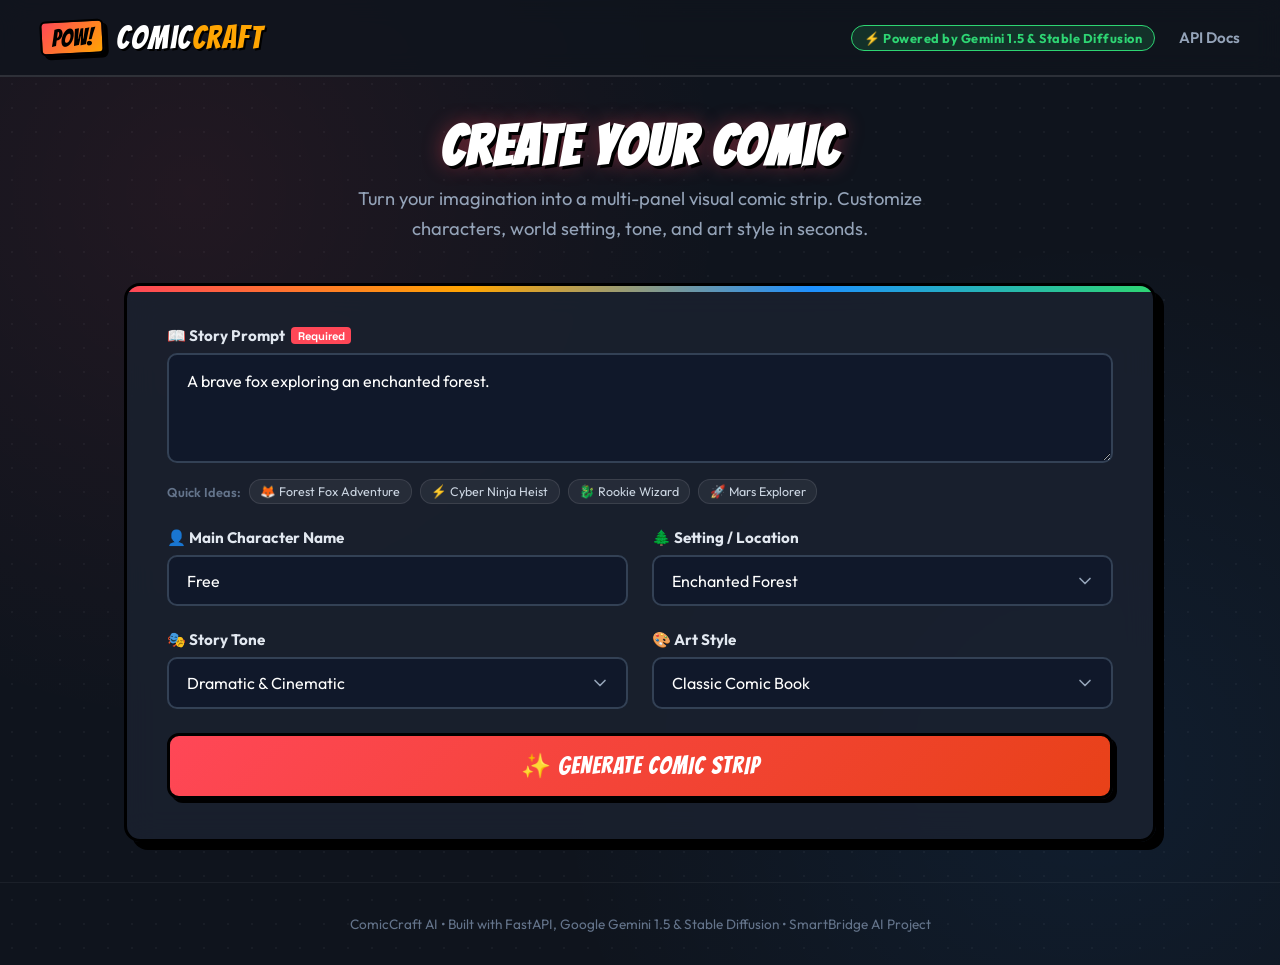
<file: templates/index.html>
<!DOCTYPE html>
<html lang="en">
<head>
    <meta charset="UTF-8">
    <meta name="viewport" content="width=device-width, initial-scale=1.0">
    <title>ComicCraft - AI Comic Story Creator</title>
    <meta name="description" content="Create rich, personalized 5-panel comic stories and stunning illustrations with Google Gemini and Stable Diffusion.">
    <link rel="stylesheet" href="/static/css/style.css">
</head>
<body>

    <!-- Navigation Bar -->
    <nav class="navbar">
        <a href="/" class="logo-container">
            <div class="logo-badge">POW!</div>
            <div class="logo-text">Comic<span>Craft</span></div>
        </a>
        <div class="nav-links">
            <span class="badge-pill">⚡ Powered by Gemini 1.5 & Stable Diffusion</span>
            <a href="/docs" target="_blank" class="nav-link">API Docs</a>
        </div>
    </nav>

    <!-- Main Container -->
    <main class="container">
        
        <header class="hero-header">
            <h1 class="hero-title">Create Your Comic</h1>
            <p class="hero-subtitle">Turn your imagination into a multi-panel visual comic strip. Customize characters, world setting, tone, and art style in seconds.</p>
        </header>

        <!-- Generation Form Card -->
        <section class="comic-card">
            <form id="comicForm" action="/generate" method="POST">
                
                <div class="form-grid">
                    
                    <!-- Story Prompt (Full Width) -->
                    <div class="form-group form-group-full">
                        <label for="prompt" class="form-label">
                            <span>📖 Story Prompt</span>
                            <span class="form-label-badge">Required</span>
                        </label>
                        <textarea id="prompt" name="prompt" class="form-control" rows="3" required placeholder="Describe your comic story idea (e.g., A brave fox exploring an enchanted forest filled with whispering ancient trees...)">A brave fox exploring an enchanted forest.</textarea>
                        
                        <!-- Quick Prompt Inspiration Chips -->
                        <div class="quick-prompts">
                            <span class="quick-prompts-label">Quick Ideas:</span>
                            <span class="prompt-chip" onclick="setPrompt('A brave fox exploring an enchanted forest to find the lost celestial stone.')">🦊 Forest Fox Adventure</span>
                            <span class="prompt-chip" onclick="setPrompt('A cybernetic ninja infiltrating a mega-corp skyscraper in Neo-Tokyo.')">⚡ Cyber Ninja Heist</span>
                            <span class="prompt-chip" onclick="setPrompt('A young rookie wizard who accidentally summons a friendly miniature dragon.')">🐉 Rookie Wizard</span>
                            <span class="prompt-chip" onclick="setPrompt('An astronaut discovering ancient glowing ruins buried deep in Martian ice.')">🚀 Mars Explorer</span>
                        </div>
                    </div>

                    <!-- Character Name -->
                    <div class="form-group">
                        <label for="character_name" class="form-label">👤 Main Character Name</label>
                        <input type="text" id="character_name" name="character_name" class="form-control" placeholder="e.g. Free, Kaito, Elena" value="Free">
                    </div>

                    <!-- Setting -->
                    <div class="form-group">
                        <label for="setting" class="form-label">🌲 Setting / Location</label>
                        <select id="setting" name="setting" class="form-control">
                            <option value="Enchanted Forest" selected>Enchanted Forest</option>
                            <option value="Cyberpunk Metropolis">Cyberpunk Metropolis</option>
                            <option value="Academy School Grounds">Academy School Grounds</option>
                            <option value="Deep Space Orbit">Deep Space Orbit</option>
                            <option value="Haunted Victorian Mansion">Haunted Victorian Mansion</option>
                            <option value="Ancient Desert Ruins">Ancient Desert Ruins</option>
                            <option value="Underwater Coral Kingdom">Underwater Coral Kingdom</option>
                        </select>
                    </div>

                    <!-- Story Tone -->
                    <div class="form-group">
                        <label for="tone" class="form-label">🎭 Story Tone</label>
                        <select id="tone" name="tone" class="form-control">
                            <option value="Dramatic" selected>Dramatic & Cinematic</option>
                            <option value="Funny">Light-hearted & Funny</option>
                            <option value="Poetic">Poetic & Mysterious</option>
                            <option value="Action-Packed">Action-Packed & Intense</option>
                            <option value="Heartwarming">Heartwarming & Cozy</option>
                        </select>
                    </div>

                    <!-- Art Style -->
                    <div class="form-group">
                        <label for="style" class="form-label">🎨 Art Style</label>
                        <select id="style" name="style" class="form-control">
                            <option value="Classic Comic Book" selected>Classic Comic Book</option>
                            <option value="Anime / Manga">Anime / Manga Style</option>
                            <option value="Realistic / Cinematic">Realistic / Cinematic</option>
                            <option value="Pixel Art">Retro Pixel Art</option>
                            <option value="Dark Noir Graphic Novel">Dark Noir Graphic Novel</option>
                            <option value="Vibrant Watercolor">Vibrant Watercolor Comic</option>
                        </select>
                    </div>

                </div>

                <!-- Submit Button -->
                <button type="submit" id="generateBtn" class="btn-comic">
                    <span>✨ Generate Comic Strip</span>
                </button>
            </form>
        </section>

    </main>

    <!-- Loading Modal / Progress Overlay -->
    <div id="loadingOverlay" class="loading-overlay">
        <div class="loader-box">
            <div class="comic-spinner"></div>
            <h2 class="loader-title">CRAFTING YOUR COMIC!</h2>
            <p style="color: #cbd5e1; font-size: 0.95rem;">Please hold on while the AI models coordinate storyline and artwork...</p>
            
            <div class="loader-step-list">
                <div class="loader-step-item active" id="step1">
                    <div class="loader-step-icon">1</div>
                    <span>Gemini Flash generating 5-panel structured outline...</span>
                </div>
                <div class="loader-step-item" id="step2">
                    <div class="loader-step-icon">2</div>
                    <span>Gemini Pro crafting narration & character dialogues...</span>
                </div>
                <div class="loader-step-item" id="step3">
                    <div class="loader-step-icon">3</div>
                    <span>Stable Diffusion painting comic illustrations...</span>
                </div>
                <div class="loader-step-item" id="step4">
                    <div class="loader-step-icon">4</div>
                    <span>Assembling panels and compiling PDF document...</span>
                </div>
            </div>
        </div>
    </div>

    <!-- Footer -->
    <footer>
        <p>ComicCraft AI &bull; Built with FastAPI, Google Gemini 1.5 & Stable Diffusion &bull; SmartBridge AI Project</p>
    </footer>

    <script>
        function setPrompt(text) {
            document.getElementById('prompt').value = text;
        }

        const form = document.getElementById('comicForm');
        const overlay = document.getElementById('loadingOverlay');
        const steps = ['step1', 'step2', 'step3', 'step4'];

        form.addEventListener('submit', function() {
            overlay.style.display = 'flex';
            let currentStep = 0;

            const interval = setInterval(() => {
                if (currentStep < steps.length - 1) {
                    currentStep++;
                    document.getElementById(steps[currentStep]).classList.add('active');
                } else {
                    clearInterval(interval);
                }
            }, 3000);
        });
    </script>
</body>
</html>
</file>
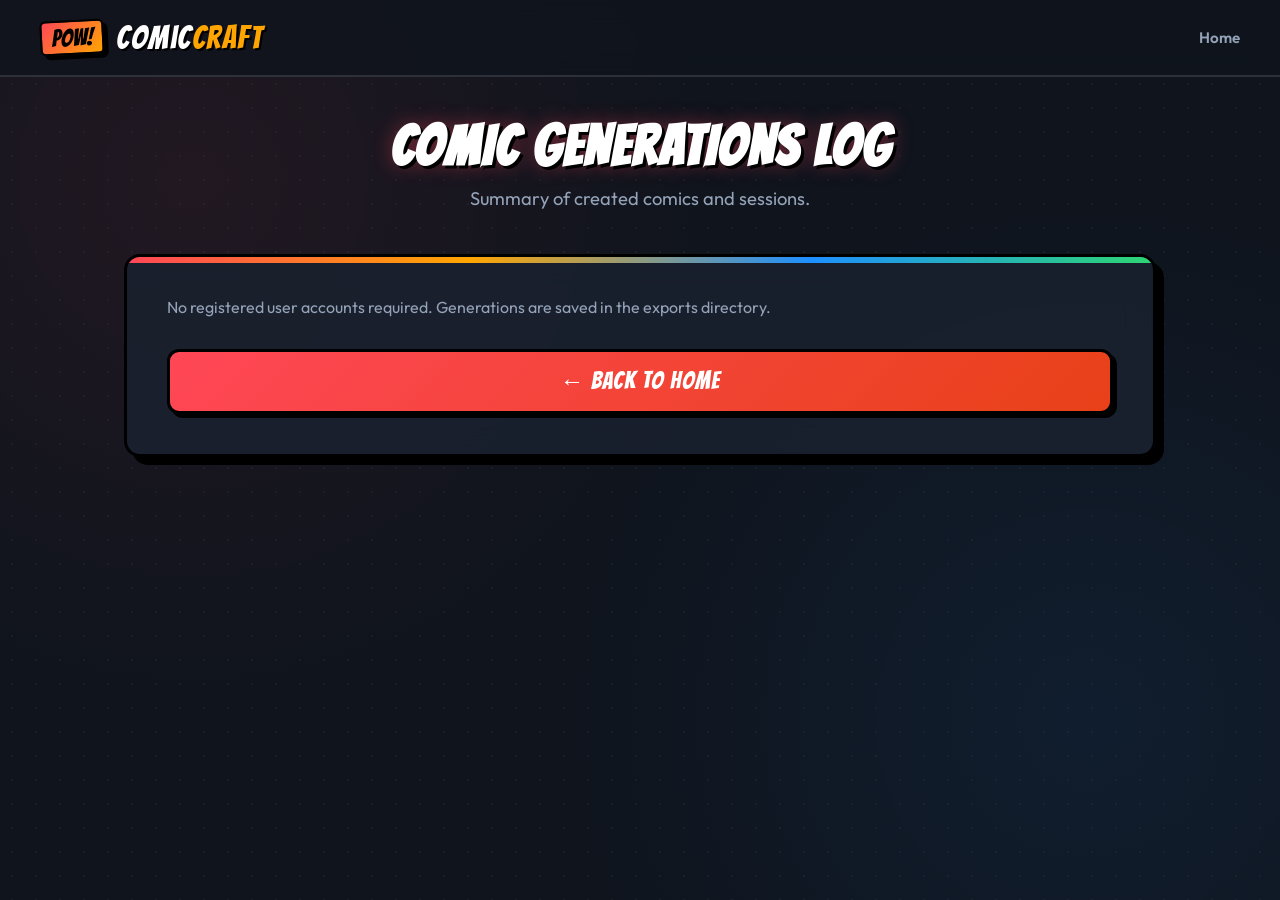
<file: templates/all_users.html>
<!DOCTYPE html>
<html lang="en">
<head>
    <meta charset="UTF-8">
    <meta name="viewport" content="width=device-width, initial-scale=1.0">
    <title>All Users & History - ComicCraft</title>
    <link rel="stylesheet" href="/static/css/style.css">
</head>
<body>
    <nav class="navbar">
        <a href="/" class="logo-container">
            <div class="logo-badge">POW!</div>
            <div class="logo-text">Comic<span>Craft</span></div>
        </a>
        <div class="nav-links">
            <a href="/" class="nav-link">Home</a>
        </div>
    </nav>
    <main class="container">
        <header class="hero-header">
            <h1 class="hero-title">Comic Generations Log</h1>
            <p class="hero-subtitle">Summary of created comics and sessions.</p>
        </header>
        <section class="comic-card">
            <p style="color: #94a3b8;">No registered user accounts required. Generations are saved in the exports directory.</p>
            <a href="/" class="btn-comic" style="margin-top: 2rem;">← Back to Home</a>
        </section>
    </main>
</body>
</html>
</file>
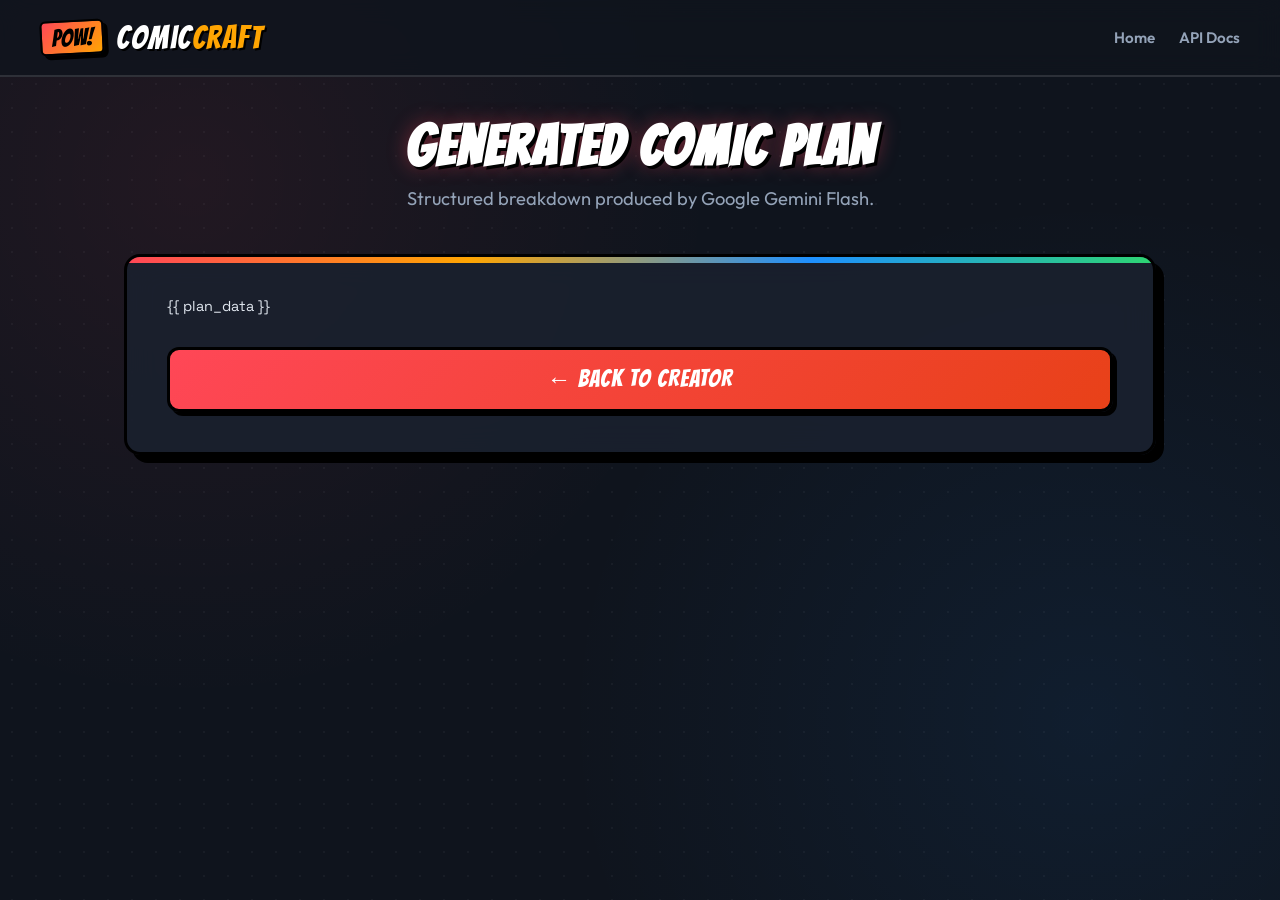
<file: templates/result.html>
<!DOCTYPE html>
<html lang="en">
<head>
    <meta charset="UTF-8">
    <meta name="viewport" content="width=device-width, initial-scale=1.0">
    <title>AI Plan & Outline Result - ComicCraft</title>
    <link rel="stylesheet" href="/static/css/style.css">
</head>
<body>
    <nav class="navbar">
        <a href="/" class="logo-container">
            <div class="logo-badge">POW!</div>
            <div class="logo-text">Comic<span>Craft</span></div>
        </a>
        <div class="nav-links">
            <a href="/" class="nav-link">Home</a>
            <a href="/docs" class="nav-link">API Docs</a>
        </div>
    </nav>
    <main class="container">
        <header class="hero-header">
            <h1 class="hero-title">Generated Comic Plan</h1>
            <p class="hero-subtitle">Structured breakdown produced by Google Gemini Flash.</p>
        </header>
        <section class="comic-card">
            <pre style="color: #e2e8f0; white-space: pre-wrap; font-family: var(--mono-font); font-size: 0.9rem;">{{ plan_data }}</pre>
            <a href="/" class="btn-comic" style="margin-top: 2rem;">← Back to Creator</a>
        </section>
    </main>
</body>
</html>
</file>
<file: static/css/style.css>
/* =========================================================
   ComicCraft Design System & Styling
   ========================================================= */

@import url('https://fonts.googleapis.com/css2?family=Bangers&family=Outfit:wght@300;400;500;600;700;800;900&family=Permanent+Marker&family=Space+Grotesk:wght@400;600;700&display=swap');

:root {
    --primary: #ff4757;
    --primary-hover: #ff6b81;
    --secondary: #2ed573;
    --accent-yellow: #ffa502;
    --accent-blue: #1e90ff;
    --accent-purple: #9b59b6;
    
    --bg-dark: #0f141d;
    --bg-card: rgba(26, 34, 48, 0.85);
    --bg-card-border: rgba(255, 255, 255, 0.12);
    
    --text-primary: #f8fafc;
    --text-secondary: #94a3b8;
    --text-muted: #64748b;
    --comic-border: #1e293b;

    --comic-font: 'Bangers', cursive;
    --body-font: 'Outfit', sans-serif;
    --handwriting-font: 'Permanent Marker', cursive;
    --mono-font: 'Space Grotesk', monospace;
    
    --shadow-comic: 4px 4px 0px #000000;
    --shadow-comic-lg: 8px 8px 0px #000000;
    --shadow-glow: 0 0 25px rgba(255, 71, 87, 0.35);
}

* {
    margin: 0;
    padding: 0;
    box-sizing: border-box;
}

body {
    font-family: var(--body-font);
    background-color: var(--bg-dark);
    background-image: 
        radial-gradient(circle at 15% 20%, rgba(255, 71, 87, 0.08) 0%, transparent 40%),
        radial-gradient(circle at 85% 80%, rgba(30, 144, 255, 0.08) 0%, transparent 40%),
        radial-gradient(rgba(255, 255, 255, 0.04) 1px, transparent 1px);
    background-size: 100% 100%, 100% 100%, 24px 24px;
    color: var(--text-primary);
    min-height: 100vh;
    display: flex;
    flex-direction: column;
    overflow-x: hidden;
}

/* Header & Navigation */
.navbar {
    display: flex;
    justify-content: space-between;
    align-items: center;
    padding: 1.25rem 2.5rem;
    background: rgba(15, 20, 29, 0.8);
    backdrop-filter: blur(12px);
    border-bottom: 2px solid var(--bg-card-border);
    position: sticky;
    top: 0;
    z-index: 100;
}

.logo-container {
    display: flex;
    align-items: center;
    gap: 0.75rem;
    text-decoration: none;
}

.logo-badge {
    background: linear-gradient(135deg, var(--primary), var(--accent-yellow));
    color: #000;
    font-family: var(--comic-font);
    font-size: 1.5rem;
    padding: 0.2rem 0.6rem;
    border-radius: 6px;
    border: 2px solid #000;
    box-shadow: var(--shadow-comic);
    transform: rotate(-3deg);
}

.logo-text {
    font-family: var(--comic-font);
    font-size: 2rem;
    letter-spacing: 1.5px;
    color: #fff;
    text-shadow: 2px 2px 0px #000;
}

.logo-text span {
    color: var(--accent-yellow);
}

.nav-links {
    display: flex;
    gap: 1.5rem;
    align-items: center;
}

.nav-link {
    color: var(--text-secondary);
    text-decoration: none;
    font-weight: 600;
    font-size: 0.95rem;
    transition: color 0.2s ease;
}

.nav-link:hover {
    color: var(--primary);
}

.badge-pill {
    background: rgba(46, 213, 115, 0.15);
    color: var(--secondary);
    border: 1px solid var(--secondary);
    padding: 0.25rem 0.75rem;
    border-radius: 20px;
    font-size: 0.8rem;
    font-weight: 700;
    letter-spacing: 0.5px;
}

/* Container */
.container {
    max-width: 1080px;
    margin: 2.5rem auto;
    padding: 0 1.5rem;
    width: 100%;
    flex: 1;
}

/* Hero Section */
.hero-header {
    text-align: center;
    margin-bottom: 2.5rem;
}

.hero-title {
    font-family: var(--comic-font);
    font-size: 3.5rem;
    letter-spacing: 2px;
    color: #fff;
    text-shadow: 3px 3px 0px #000, 0 0 20px rgba(255, 71, 87, 0.4);
    margin-bottom: 0.5rem;
    text-transform: uppercase;
}

.hero-subtitle {
    color: var(--text-secondary);
    font-size: 1.15rem;
    max-width: 650px;
    margin: 0 auto;
    line-height: 1.6;
}

/* Comic Card / Form Box */
.comic-card {
    background: var(--bg-card);
    border: 3px solid #000;
    border-radius: 16px;
    box-shadow: var(--shadow-comic-lg);
    padding: 2.5rem;
    backdrop-filter: blur(16px);
    position: relative;
    overflow: hidden;
}

.comic-card::before {
    content: '';
    position: absolute;
    top: 0;
    left: 0;
    right: 0;
    height: 6px;
    background: linear-gradient(90deg, var(--primary), var(--accent-yellow), var(--accent-blue), var(--secondary));
}

.form-grid {
    display: grid;
    grid-template-columns: repeat(2, 1fr);
    gap: 1.5rem;
}

.form-group-full {
    grid-column: span 2;
}

.form-group {
    display: flex;
    flex-direction: column;
    gap: 0.5rem;
}

.form-label {
    font-weight: 700;
    font-size: 0.95rem;
    color: #e2e8f0;
    display: flex;
    align-items: center;
    gap: 0.4rem;
}

.form-label-badge {
    background: var(--primary);
    color: #fff;
    font-size: 0.7rem;
    padding: 0.1rem 0.4rem;
    border-radius: 4px;
    font-family: var(--mono-font);
}

.form-control {
    background: rgba(15, 23, 42, 0.8);
    border: 2px solid #334155;
    border-radius: 10px;
    color: #fff;
    padding: 0.85rem 1.1rem;
    font-size: 1rem;
    font-family: var(--body-font);
    transition: all 0.2s ease;
    width: 100%;
}

.form-control:focus {
    outline: none;
    border-color: var(--primary);
    box-shadow: 0 0 0 3px rgba(255, 71, 87, 0.2);
    background: rgba(15, 23, 42, 0.95);
}

textarea.form-control {
    resize: vertical;
    min-height: 110px;
    line-height: 1.5;
}

select.form-control {
    appearance: none;
    background-image: url("data:image/svg+xml;charset=UTF-8,%3csvg xmlns='http://www.w3.org/2000/svg' viewBox='0 0 24 24' fill='none' stroke='%2394a3b8' stroke-width='2' stroke-linecap='round' stroke-linejoin='round'%3e%3cpolyline points='6 9 12 15 18 9'%3e%3c/polyline%3e%3c/svg%3e");
    background-repeat: no-repeat;
    background-position: right 1rem center;
    background-size: 1.25em;
    padding-right: 2.5rem;
    cursor: pointer;
}

/* Quick Prompts Chips */
.quick-prompts {
    margin-top: 0.5rem;
    display: flex;
    flex-wrap: wrap;
    gap: 0.5rem;
    align-items: center;
}

.quick-prompts-label {
    font-size: 0.8rem;
    color: var(--text-muted);
    font-weight: 600;
}

.prompt-chip {
    background: rgba(255, 255, 255, 0.06);
    border: 1px solid rgba(255, 255, 255, 0.1);
    color: #cbd5e1;
    font-size: 0.78rem;
    padding: 0.25rem 0.65rem;
    border-radius: 12px;
    cursor: pointer;
    transition: all 0.2s ease;
}

.prompt-chip:hover {
    background: rgba(255, 71, 87, 0.2);
    border-color: var(--primary);
    color: #fff;
    transform: translateY(-1px);
}

/* Action Button */
.btn-comic {
    background: linear-gradient(135deg, var(--primary), #e84118);
    color: #fff;
    font-family: var(--comic-font);
    font-size: 1.5rem;
    letter-spacing: 1px;
    border: 3px solid #000;
    border-radius: 12px;
    padding: 1rem 2rem;
    cursor: pointer;
    box-shadow: var(--shadow-comic);
    transition: all 0.15s ease;
    display: inline-flex;
    align-items: center;
    justify-content: center;
    gap: 0.75rem;
    text-decoration: none;
    width: 100%;
    margin-top: 1.5rem;
    text-transform: uppercase;
}

.btn-comic:hover {
    transform: translate(-2px, -2px);
    box-shadow: 6px 6px 0px #000;
    background: linear-gradient(135deg, var(--primary-hover), #ff4757);
}

.btn-comic:active {
    transform: translate(2px, 2px);
    box-shadow: 2px 2px 0px #000;
}

.btn-comic-success {
    background: linear-gradient(135deg, var(--secondary), #20bf6b);
}

.btn-comic-blue {
    background: linear-gradient(135deg, var(--accent-blue), #0984e3);
}

/* Generation Loader Overlay */
.loading-overlay {
    display: none;
    position: fixed;
    top: 0;
    left: 0;
    width: 100%;
    height: 100%;
    background: rgba(15, 20, 29, 0.92);
    backdrop-filter: blur(10px);
    z-index: 1000;
    flex-direction: column;
    justify-content: center;
    align-items: center;
    padding: 2rem;
}

.loader-box {
    background: #1a2230;
    border: 4px solid #000;
    box-shadow: 10px 10px 0px #000;
    border-radius: 20px;
    padding: 3rem 2.5rem;
    max-width: 520px;
    width: 100%;
    text-align: center;
    animation: popIn 0.3s cubic-bezier(0.175, 0.885, 0.32, 1.275);
}

@keyframes popIn {
    0% { transform: scale(0.85); opacity: 0; }
    100% { transform: scale(1); opacity: 1; }
}

.comic-spinner {
    width: 70px;
    height: 70px;
    margin: 0 auto 1.5rem;
    border: 6px solid rgba(255, 255, 255, 0.1);
    border-top: 6px solid var(--accent-yellow);
    border-right: 6px solid var(--primary);
    border-radius: 50%;
    animation: spin 1s linear infinite;
}

@keyframes spin {
    0% { transform: rotate(0deg); }
    100% { transform: rotate(360deg); }
}

.loader-title {
    font-family: var(--comic-font);
    font-size: 2.2rem;
    letter-spacing: 1px;
    color: var(--accent-yellow);
    margin-bottom: 0.75rem;
}

.loader-step-list {
    text-align: left;
    margin-top: 1.5rem;
    display: flex;
    flex-direction: column;
    gap: 0.75rem;
}

.loader-step-item {
    display: flex;
    align-items: center;
    gap: 0.75rem;
    font-size: 0.95rem;
    color: var(--text-secondary);
}

.loader-step-icon {
    width: 24px;
    height: 24px;
    border-radius: 50%;
    background: rgba(255, 255, 255, 0.1);
    display: flex;
    align-items: center;
    justify-content: center;
    font-size: 0.75rem;
    font-weight: bold;
}

.loader-step-item.active {
    color: #fff;
    font-weight: 600;
}

.loader-step-item.active .loader-step-icon {
    background: var(--primary);
    color: #fff;
    animation: pulse 1s infinite alternate;
}

@keyframes pulse {
    0% { transform: scale(1); }
    100% { transform: scale(1.2); }
}

/* =========================================================
   Comic Preview & Panel Grid
   ========================================================= */

.preview-header {
    display: flex;
    justify-content: space-between;
    align-items: flex-start;
    margin-bottom: 2rem;
    flex-wrap: wrap;
    gap: 1rem;
    background: var(--bg-card);
    padding: 1.75rem;
    border-radius: 14px;
    border: 3px solid #000;
    box-shadow: var(--shadow-comic);
}

.story-meta-tags {
    display: flex;
    flex-wrap: wrap;
    gap: 0.5rem;
    margin-top: 0.6rem;
}

.meta-tag {
    background: rgba(255, 255, 255, 0.08);
    border: 1px solid rgba(255, 255, 255, 0.15);
    padding: 0.2rem 0.6rem;
    border-radius: 6px;
    font-size: 0.8rem;
    color: #e2e8f0;
}

.panels-container {
    display: flex;
    flex-direction: column;
    gap: 2.5rem;
    margin-bottom: 3rem;
}

.panel-card {
    background: #161e2e;
    border: 4px solid #000;
    border-radius: 16px;
    box-shadow: var(--shadow-comic-lg);
    overflow: hidden;
    transition: transform 0.2s ease;
}

.panel-card:hover {
    transform: translateY(-4px);
}

.panel-header {
    background: linear-gradient(90deg, #1e293b, #0f172a);
    padding: 1rem 1.5rem;
    border-bottom: 3px solid #000;
    display: flex;
    justify-content: space-between;
    align-items: center;
}

.panel-title {
    font-family: var(--comic-font);
    font-size: 1.6rem;
    letter-spacing: 1px;
    color: var(--accent-yellow);
    display: flex;
    align-items: center;
    gap: 0.5rem;
}

.panel-badge {
    background: var(--primary);
    color: #fff;
    font-size: 0.9rem;
    padding: 0.1rem 0.5rem;
    border-radius: 4px;
    border: 1px solid #000;
}

.panel-body {
    display: grid;
    grid-template-columns: 1.2fr 1fr;
    gap: 0;
}

@media (max-width: 820px) {
    .panel-body {
        grid-template-columns: 1fr;
    }
}

.panel-image-wrapper {
    position: relative;
    background: #0b0f19;
    min-height: 280px;
    border-right: 3px solid #000;
    display: flex;
    align-items: center;
    justify-content: center;
    overflow: hidden;
}

@media (max-width: 820px) {
    .panel-image-wrapper {
        border-right: none;
        border-bottom: 3px solid #000;
    }
}

.panel-image {
    width: 100%;
    height: 100%;
    object-fit: cover;
    display: block;
    transition: transform 0.4s ease;
}

.panel-card:hover .panel-image {
    transform: scale(1.03);
}

.panel-content {
    padding: 1.5rem;
    display: flex;
    flex-direction: column;
    gap: 1rem;
    background: rgba(30, 41, 59, 0.4);
}

.scene-desc {
    font-style: italic;
    color: #cbd5e1;
    font-size: 0.95rem;
    line-height: 1.5;
    background: rgba(15, 23, 42, 0.6);
    padding: 0.75rem 1rem;
    border-left: 4px solid var(--accent-blue);
    border-radius: 0 8px 8px 0;
}

.comic-narration-box {
    background: #ffffff;
    color: #0f172a;
    padding: 1.25rem;
    border-radius: 12px;
    border: 2px solid #000;
    box-shadow: 3px 3px 0px #000;
    font-size: 0.95rem;
    line-height: 1.6;
    position: relative;
}

.comic-narration-box strong {
    color: #b91c1c;
    font-family: var(--body-font);
    font-weight: 800;
}

.prompt-reference {
    font-size: 0.75rem;
    color: var(--text-muted);
    font-family: var(--mono-font);
    background: rgba(0, 0, 0, 0.25);
    padding: 0.5rem;
    border-radius: 6px;
    word-break: break-all;
}

.download-bar {
    position: sticky;
    bottom: 1.5rem;
    background: rgba(15, 20, 29, 0.95);
    backdrop-filter: blur(12px);
    border: 3px solid #000;
    box-shadow: var(--shadow-comic-lg);
    border-radius: 16px;
    padding: 1.25rem 2rem;
    display: flex;
    justify-content: space-between;
    align-items: center;
    gap: 1.5rem;
    z-index: 90;
}

/* =========================================================
   Export Success Page
   ========================================================= */

.success-container {
    max-width: 650px;
    margin: 4rem auto;
    text-align: center;
}

.success-icon-box {
    width: 90px;
    height: 90px;
    background: linear-gradient(135deg, var(--secondary), #20bf6b);
    border: 4px solid #000;
    box-shadow: var(--shadow-comic);
    border-radius: 50%;
    display: flex;
    align-items: center;
    justify-content: center;
    font-size: 3rem;
    margin: 0 auto 1.5rem;
    animation: bounceIn 0.6s cubic-bezier(0.175, 0.885, 0.32, 1.275);
}

@keyframes bounceIn {
    0% { transform: scale(0.3); opacity: 0; }
    50% { transform: scale(1.1); }
    100% { transform: scale(1); opacity: 1; }
}

.success-title {
    font-family: var(--comic-font);
    font-size: 3rem;
    color: var(--secondary);
    text-shadow: 2px 2px 0px #000;
    margin-bottom: 0.75rem;
}

.success-message {
    color: var(--text-secondary);
    font-size: 1.15rem;
    margin-bottom: 2rem;
    line-height: 1.6;
}

.success-actions {
    display: flex;
    flex-direction: column;
    gap: 1rem;
}

/* Footer */
footer {
    text-align: center;
    padding: 2rem;
    color: var(--text-muted);
    font-size: 0.85rem;
    border-top: 1px solid rgba(255, 255, 255, 0.05);
    margin-top: auto;
}
</file>
